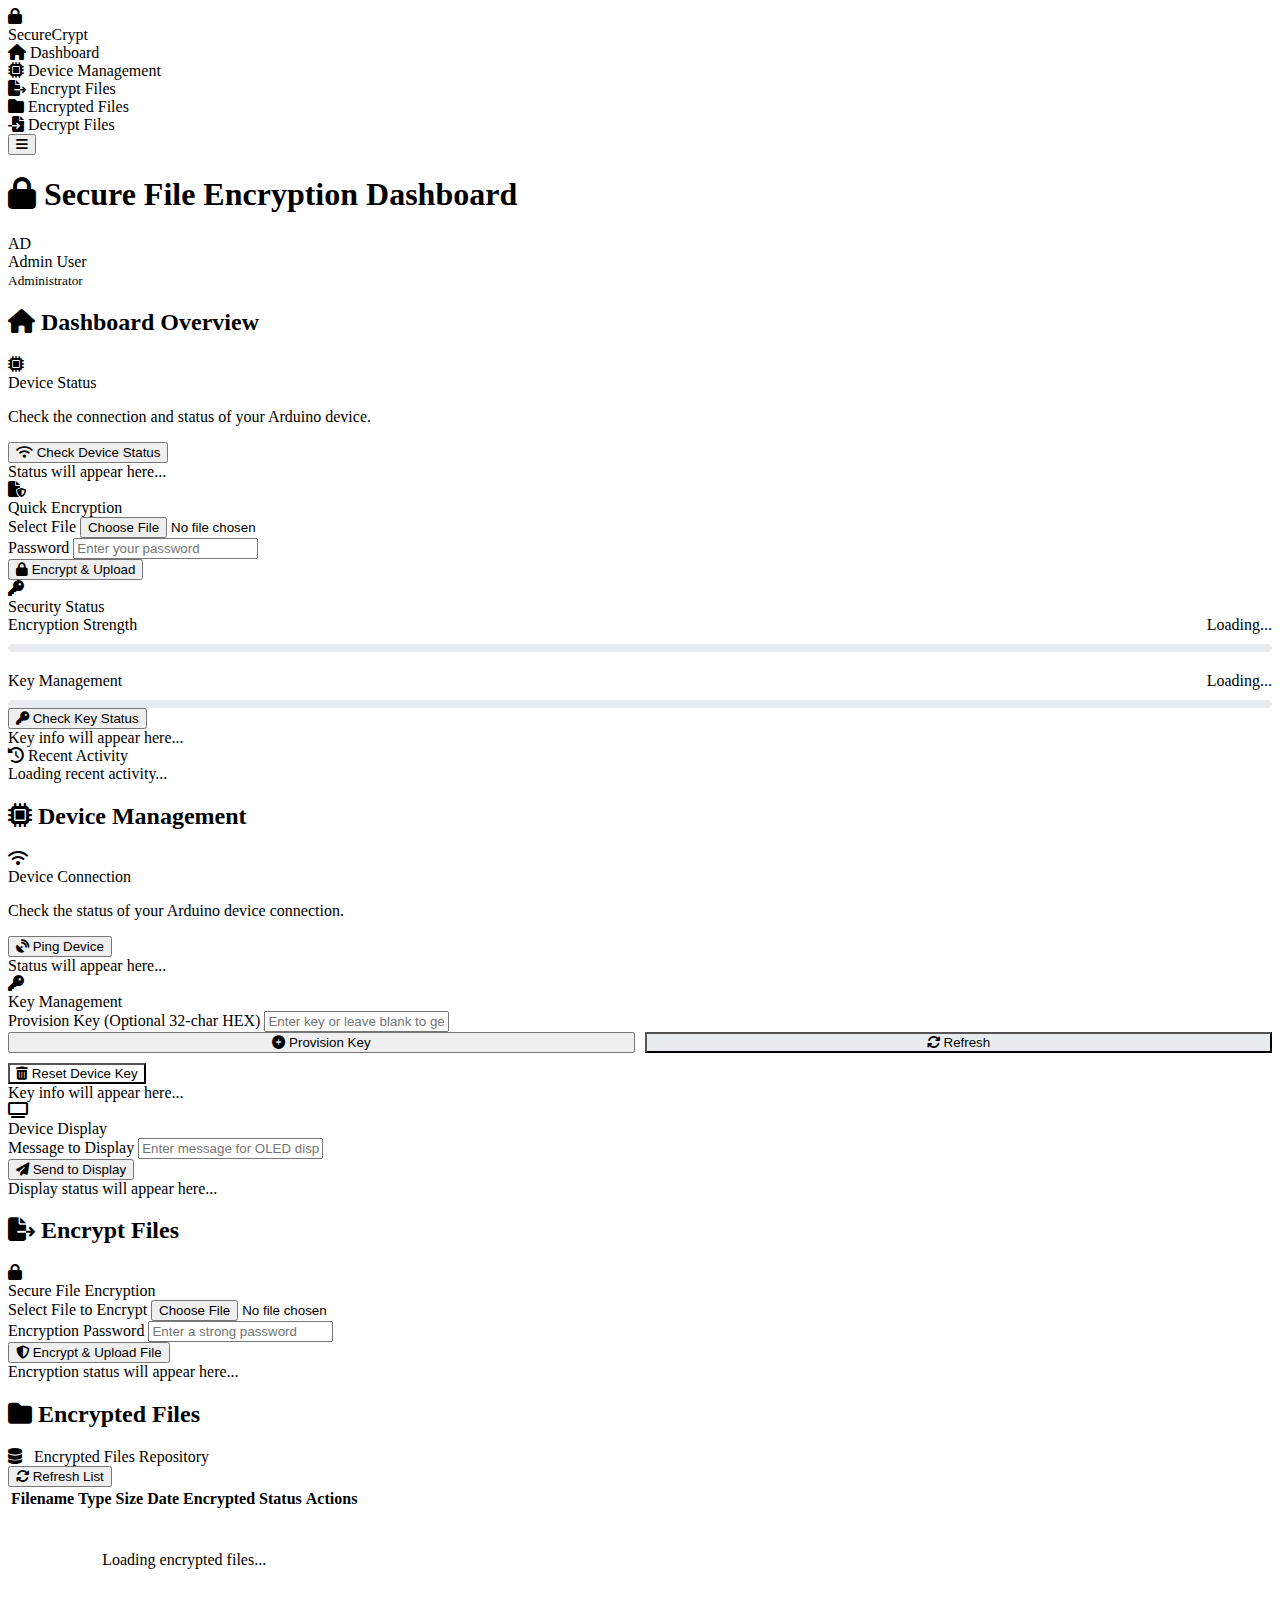
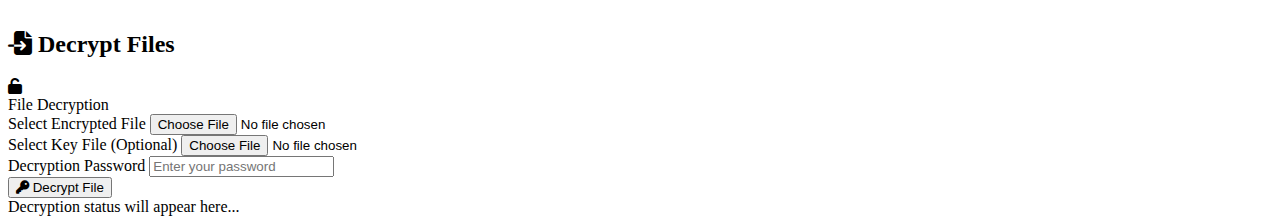
<file: AES_File_Encryption/src/main/resources/templates/index.html>
<!DOCTYPE html>
<html xmlns:th="http://www.thymeleaf.org" lang="en">
<head>
    <meta charset="UTF-8">
    <meta name="viewport" content="width=device-width, initial-scale=1.0">
    <title> Dashboard</title>
    <link rel="stylesheet" href="https://cdnjs.cloudflare.com/ajax/libs/font-awesome/6.4.0/css/all.min.css">
    <!-- Thymeleaf reference to CSS -->
    <link rel="stylesheet" th:href="@{/style.css}">
</head>
<body>
<div class="dashboard">
    <!-- Sidebar Navigation -->
    <div class="sidebar" id="sidebar">
        <div class="logo-container">
            <div class="logo">
                <i class="fas fa-lock"></i>
            </div>
            <div class="app-name">SecureCrypt</div>
        </div>

        <div class="nav-links">
            <div class="nav-item active" data-target="dashboard">
                <i class="fas fa-home"></i>
                <span>Dashboard</span>
            </div>
            <div class="nav-item" data-target="device">
                <i class="fas fa-microchip"></i>
                <span>Device Management</span>
            </div>
            <div class="nav-item" data-target="encrypt">
                <i class="fas fa-file-export"></i>
                <span>Encrypt Files</span>
            </div>
            <div class="nav-item" data-target="files">
                <i class="fas fa-folder"></i>
                <span>Encrypted Files</span>
            </div>
            <div class="nav-item" data-target="decrypt">
                <i class="fas fa-file-import"></i>
                <span>Decrypt Files</span>
            </div>
        </div>
    </div>

    <!-- Main Content -->
    <div class="main-content">
        <div class="header">
            <div>
                <button class="menu-toggle" id="menuToggle">
                    <i class="fas fa-bars"></i>
                </button>
                <h1><i class="fas fa-lock"></i> Secure File Encryption Dashboard</h1>
            </div>
            <div class="user-profile">
                <div class="user-avatar">AD</div>
                <div>
                    <div>Admin User</div>
                    <small>Administrator</small>
                </div>
            </div>
        </div>

        <!-- Dashboard Section -->
        <div class="content-section active" id="dashboard-section">
            <h2 class="section-title"><i class="fas fa-home"></i> Dashboard Overview</h2>

            <div class="cards-grid">
                <div class="card">
                    <div class="card-header">
                        <div class="card-icon">
                            <i class="fas fa-microchip"></i>
                        </div>
                        <div class="card-title">Device Status</div>
                    </div>
                    <div class="card-content">
                        <p>Check the connection and status of your Arduino device.</p>
                    </div>
                    <button class="btn btn-primary btn-block" onclick="pingDevice()">
                        <i class="fas fa-wifi"></i> Check Device Status
                    </button>
                    <div id="pingLog" class="log">Status will appear here...</div>
                    <div class="spinner" id="pingSpinner"></div>
                </div>

                <div class="card">
                    <div class="card-header">
                        <div class="card-icon">
                            <i class="fas fa-file-shield"></i>
                        </div>
                        <div class="card-title">Quick Encryption</div>
                    </div>
                    <div class="card-content">
                        <div class="form-group">
                            <label for="quickFile">Select File</label>
                            <input type="file" id="quickFile">
                        </div>
                        <div class="form-group">
                            <label for="quickPassword">Password</label>
                            <input type="password" id="quickPassword" placeholder="Enter your password">
                        </div>
                    </div>
                    <button class="btn btn-primary btn-block" onclick="uploadFile()">
                        <i class="fas fa-lock"></i> Encrypt & Upload
                    </button>
                    <div class="spinner" id="uploadSpinner"></div>
                </div>

                <div class="card">
                    <div class="card-header">
                        <div class="card-icon">
                            <i class="fas fa-key"></i>
                        </div>
                        <div class="card-title">Security Status</div>
                    </div>
                    <div class="card-content">
                        <div class="security-status">
                            <div style="display: flex; justify-content: space-between; margin-bottom: 10px;">
                                <span>Encryption Strength</span>
                                <span id="encryptionStrength">Loading...</span>
                            </div>
                            <div style="height: 8px; background: #e9ecef; border-radius: 4px; overflow: hidden;">
                                <div id="encryptionBar" style="width: 0; height: 100%; background: var(--primary);"></div>
                            </div>
                        </div>
                        <div class="security-status" style="margin-top: 20px;">
                            <div style="display: flex; justify-content: space-between; margin-bottom: 10px;">
                                <span>Key Management</span>
                                <span id="keyStatus">Loading...</span>
                            </div>
                            <div style="height: 8px; background: #e9ecef; border-radius: 4px; overflow: hidden;">
                                <div id="keyBar" style="width: 0; height: 100%; background: var(--success);"></div>
                            </div>
                        </div>
                    </div>
                    <button class="btn btn-primary btn-block" onclick="fetchKey()">
                        <i class="fas fa-key"></i> Check Key Status
                    </button>
                    <div id="keyLog" class="log">Key info will appear here...</div>
                    <div class="spinner" id="keySpinner"></div>
                </div>
            </div>

            <div class="section-title"><i class="fas fa-history"></i> Recent Activity</div>
            <div class="card">
                <div id="recentActivity" class="log">Loading recent activity...</div>
            </div>
        </div>

        <!-- Device Management Section -->
        <div class="content-section" id="device-section">
            <h2 class="section-title"><i class="fas fa-microchip"></i> Device Management</h2>

            <div class="cards-grid">
                <div class="card">
                    <div class="card-header">
                        <div class="card-icon">
                            <i class="fas fa-wifi"></i>
                        </div>
                        <div class="card-title">Device Connection</div>
                    </div>
                    <div class="card-content">
                        <p>Check the status of your Arduino device connection.</p>
                    </div>
                    <button class="btn btn-primary btn-block" onclick="pingDevice()">
                        <i class="fas fa-satellite-dish"></i> Ping Device
                    </button>
                    <div id="pingLogDevice" class="log">Status will appear here...</div>
                    <div class="spinner" id="pingDeviceSpinner"></div>
                </div>

                <div class="card">
                    <div class="card-header">
                        <div class="card-icon">
                            <i class="fas fa-key"></i>
                        </div>
                        <div class="card-title">Key Management</div>
                    </div>
                    <div class="card-content">
                        <div class="form-group">
                            <label for="provisionKey">Provision Key (Optional 32-char HEX)</label>
                            <input type="text" id="provisionKey" placeholder="Enter key or leave blank to generate">
                        </div>
                    </div>
                    <div style="display: flex; gap: 10px;">
                        <button class="btn btn-primary" style="flex: 1;" onclick="provisionKey()">
                            <i class="fas fa-plus-circle"></i> Provision Key
                        </button>
                        <button class="btn" style="flex: 1; background: #e9ecef;" onclick="fetchKey()">
                            <i class="fas fa-sync"></i> Refresh
                        </button>
                    </div>
                    <button class="btn btn-primary btn-block" style="background: var(--danger); margin-top: 10px;" onclick="resetKey()">
                        <i class="fas fa-trash-alt"></i> Reset Device Key
                    </button>
                    <div id="keyLogDevice" class="log">Key info will appear here...</div>
                    <div class="spinner" id="keyDeviceSpinner"></div>
                </div>

                <div class="card">
                    <div class="card-header">
                        <div class="card-icon">
                            <i class="fas fa-tv"></i>
                        </div>
                        <div class="card-title">Device Display</div>
                    </div>
                    <div class="card-content">
                        <div class="form-group">
                            <label for="oledMessage">Message to Display</label>
                            <input type="text" id="oledMessage" placeholder="Enter message for OLED display">
                        </div>
                    </div>
                    <button class="btn btn-primary btn-block" onclick="displayMessage()">
                        <i class="fas fa-paper-plane"></i> Send to Display
                    </button>
                    <div id="oledLog" class="log">Display status will appear here...</div>
                    <div class="spinner" id="displaySpinner"></div>
                </div>
            </div>
        </div>

        <!-- Encrypt Files Section -->
        <div class="content-section" id="encrypt-section">
            <h2 class="section-title"><i class="fas fa-file-export"></i> Encrypt Files</h2>

            <div class="card">
                <div class="card-header">
                    <div class="card-icon">
                        <i class="fas fa-lock"></i>
                    </div>
                    <div class="card-title">Secure File Encryption</div>
                </div>
                <div class="card-content">
                    <div class="form-group">
                        <label for="uploadFile">Select File to Encrypt</label>
                        <input type="file" id="uploadFile">
                    </div>
                    <div class="form-group">
                        <label for="uploadPassword">Encryption Password</label>
                        <input type="password" id="uploadPassword" placeholder="Enter a strong password">
                    </div>
                </div>
                <button class="btn btn-primary btn-block" onclick="uploadFile()">
                    <i class="fas fa-shield-alt"></i> Encrypt & Upload File
                </button>
                <div id="uploadLog" class="log">Encryption status will appear here...</div>
                <div class="spinner" id="encryptSpinner"></div>
            </div>
        </div>

        <!-- Encrypted Files Section -->
        <div class="content-section" id="files-section">
            <h2 class="section-title"><i class="fas fa-folder"></i> Encrypted Files</h2>

            <div class="card">
                <div class="card-header" style="justify-content: space-between;">
                    <div style="display: flex; align-items: center; gap: 12px;">
                        <div class="card-icon">
                            <i class="fas fa-database"></i>
                        </div>
                        <div class="card-title">Encrypted Files Repository</div>
                    </div>
                    <button class="btn btn-primary" onclick="listFiles()">
                        <i class="fas fa-sync"></i> Refresh List
                    </button>
                </div>

                <div class="table-responsive">
                    <table class="files-table">
                        <thead>
                        <tr>
                            <th>Filename</th>
                            <th>Type</th>
                            <th>Size</th>
                            <th>Date Encrypted</th>
                            <th>Status</th>
                            <th>Actions</th>
                        </tr>
                        </thead>
                        <tbody id="filesTableBody">
                        <tr>
                            <td colspan="6" style="text-align: center; padding: 40px 0;">
                                Loading encrypted files...
                            </td>
                        </tr>
                        </tbody>
                    </table>
                </div>

                <div id="filesLog" class="log" style="margin-top: 20px;"></div>
                <div class="spinner" id="filesSpinner"></div>
            </div>
        </div>

        <!-- Decrypt Files Section -->
        <div class="content-section" id="decrypt-section">
            <h2 class="section-title"><i class="fas fa-file-import"></i> Decrypt Files</h2>

            <div class="card">
                <div class="card-header">
                    <div class="card-icon">
                        <i class="fas fa-unlock"></i>
                    </div>
                    <div class="card-title">File Decryption</div>
                </div>
                <div class="card-content">
                    <div class="form-group">
                        <label for="decryptFile">Select Encrypted File</label>
                        <input type="file" id="decryptFile">
                    </div>
                    <div class="form-group">
                        <label for="keyFile">Select Key File (Optional)</label>
                        <input type="file" id="keyFile">
                    </div>
                    <div class="form-group">
                        <label for="decryptPassword">Decryption Password</label>
                        <input type="password" id="decryptPassword" placeholder="Enter your password">
                    </div>
                </div>
                <button class="btn btn-primary btn-block" onclick="decryptFile()">
                    <i class="fas fa-key"></i> Decrypt File
                </button>
                <div id="decryptLog" class="log">Decryption status will appear here...</div>
                <div class="spinner" id="decryptSpinner"></div>
            </div>
        </div>
    </div>
</div>

<!-- Decrypt Modal -->
<div class="modal" id="decryptModal" style="display: none; position: fixed; top: 0; left: 0; width: 100%; height: 100%; background: rgba(0,0,0,0.5); z-index: 1000; align-items: center; justify-content: center;">
    <div class="card" style="width: 500px; max-width: 90%;">
        <div class="card-header" style="justify-content: space-between;">
            <div class="card-title">Decrypt File: <span id="decryptFileName">filename.enc</span></div>
            <button onclick="document.getElementById('decryptModal').style.display = 'none'" style="background: none; border: none; font-size: 20px; cursor: pointer;">&times;</button>
        </div>
        <div class="card-content">
            <div class="form-group">
                <label for="modalKeyFile">Key File (Optional)</label>
                <input type="file" id="modalKeyFile">
            </div>
            <div class="form-group">
                <label for="modalPassword">Password</label>
                <input type="password" id="modalPassword" placeholder="Enter decryption password">
            </div>
        </div>
        <div style="display: flex; gap: 10px;">
            <button class="btn" style="flex: 1; background: #e9ecef;" onclick="document.getElementById('decryptModal').style.display = 'none'">
                Cancel
            </button>
            <button class="btn btn-primary" style="flex: 1;" onclick="decryptSelectedFile()">
                <i class="fas fa-unlock"></i> Decrypt
            </button>
        </div>
        <div class="spinner" id="modalSpinner" style="margin: 20px auto;"></div>
    </div>
</div>
<!-- JavaScript reference -->
<script th:src="@{/custom.js}"></script>
</body>
</html>
</file>
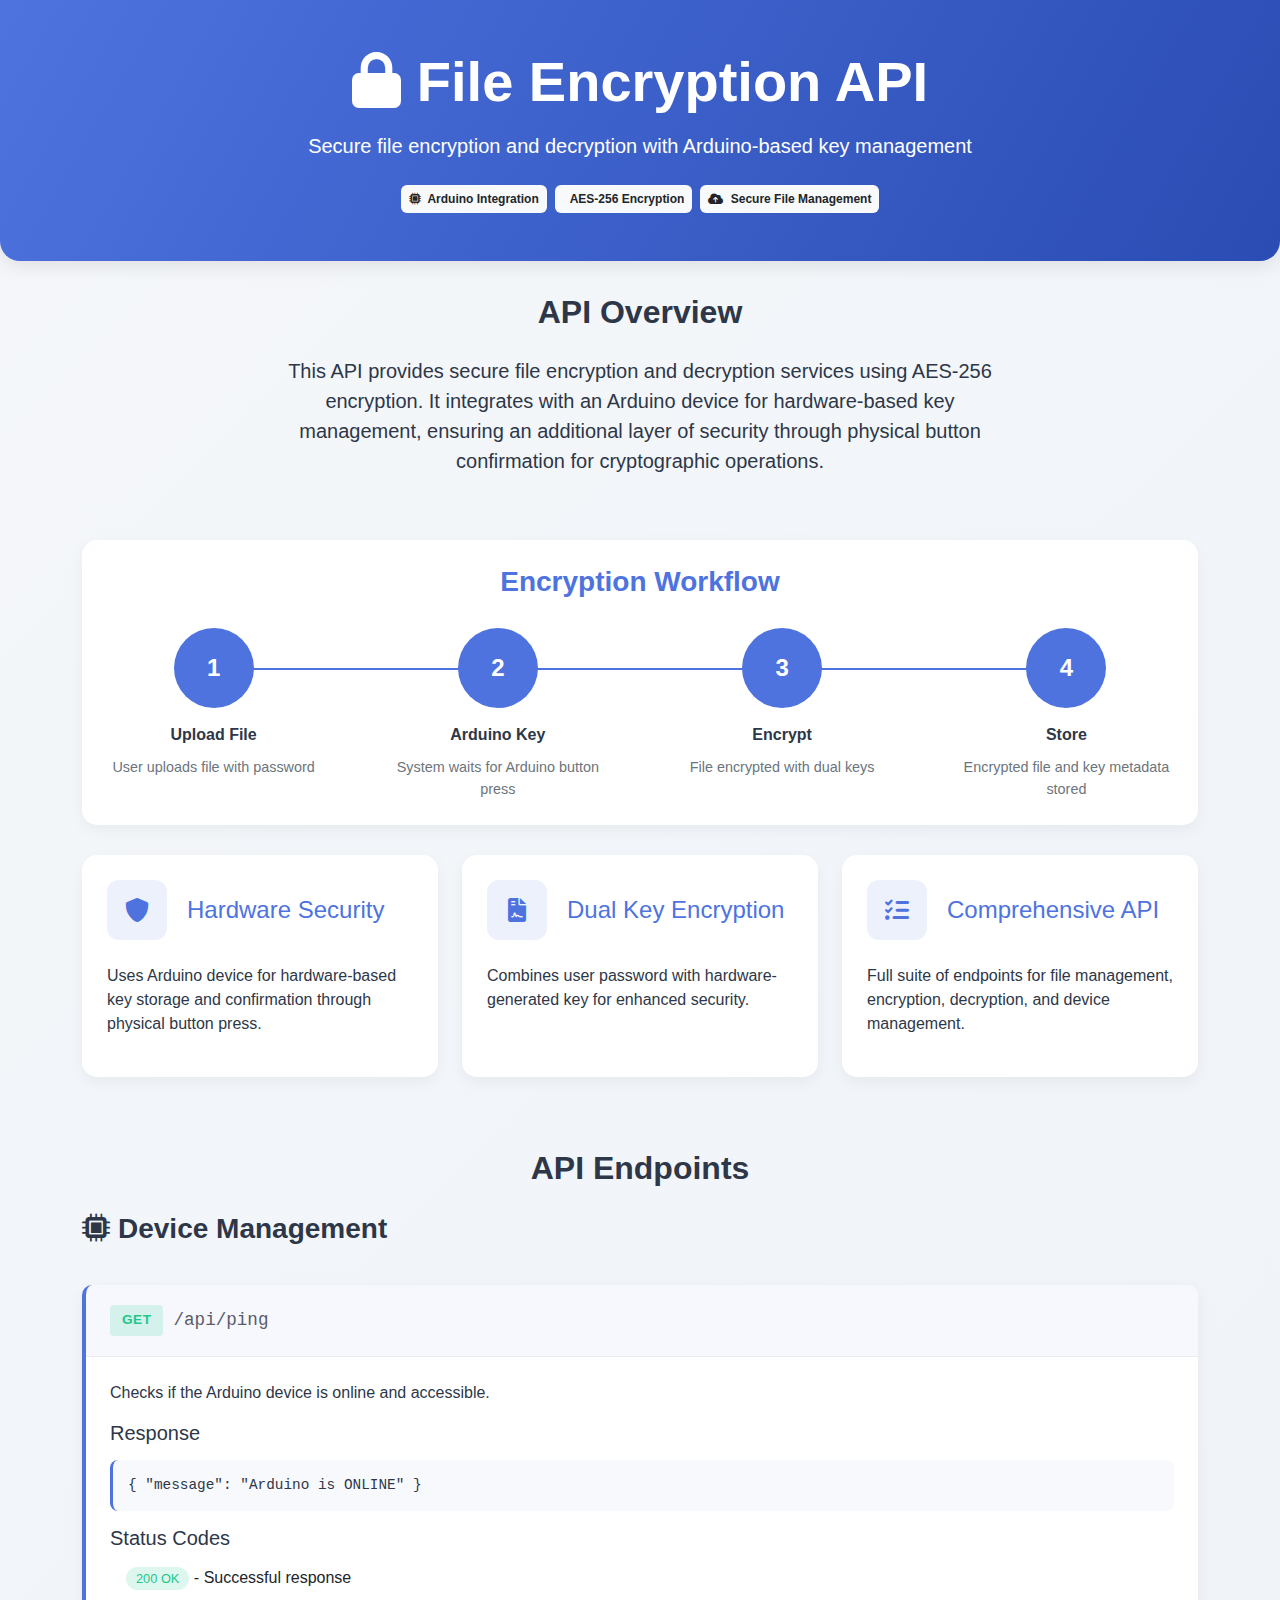
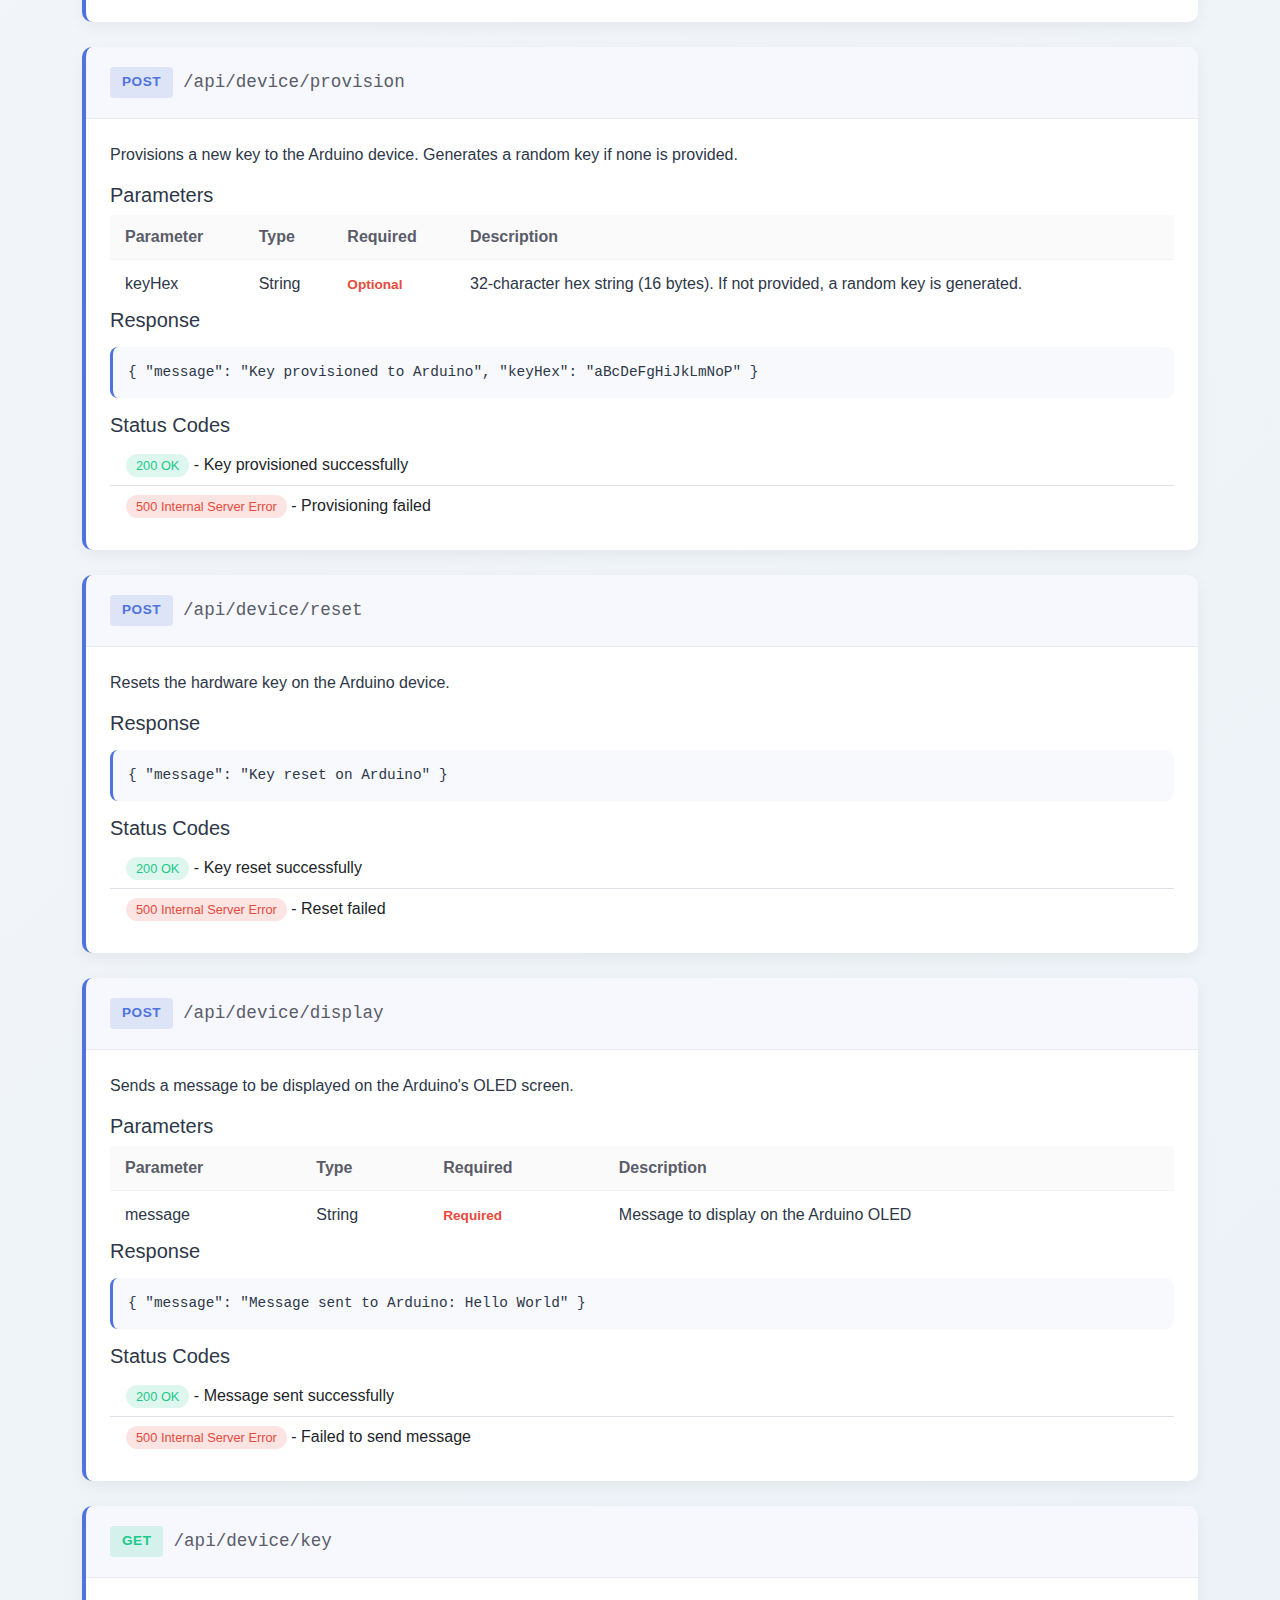
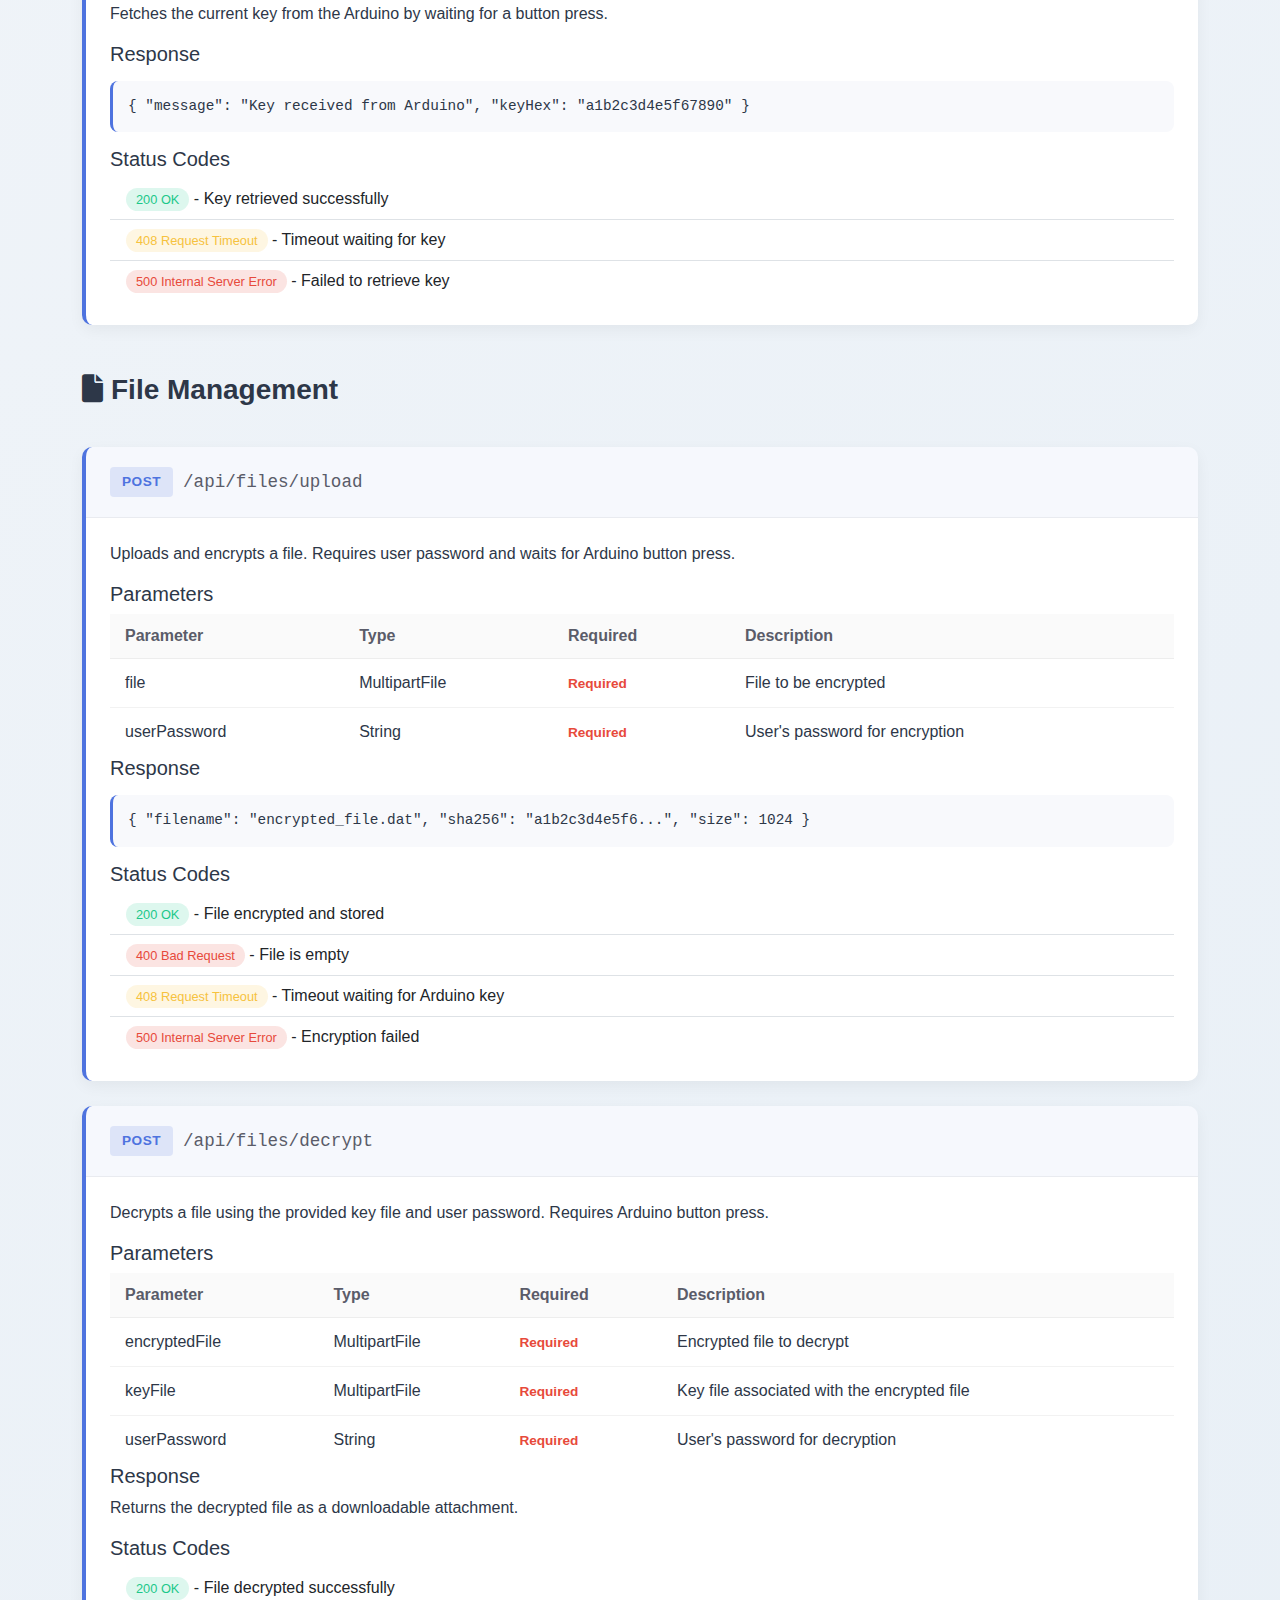
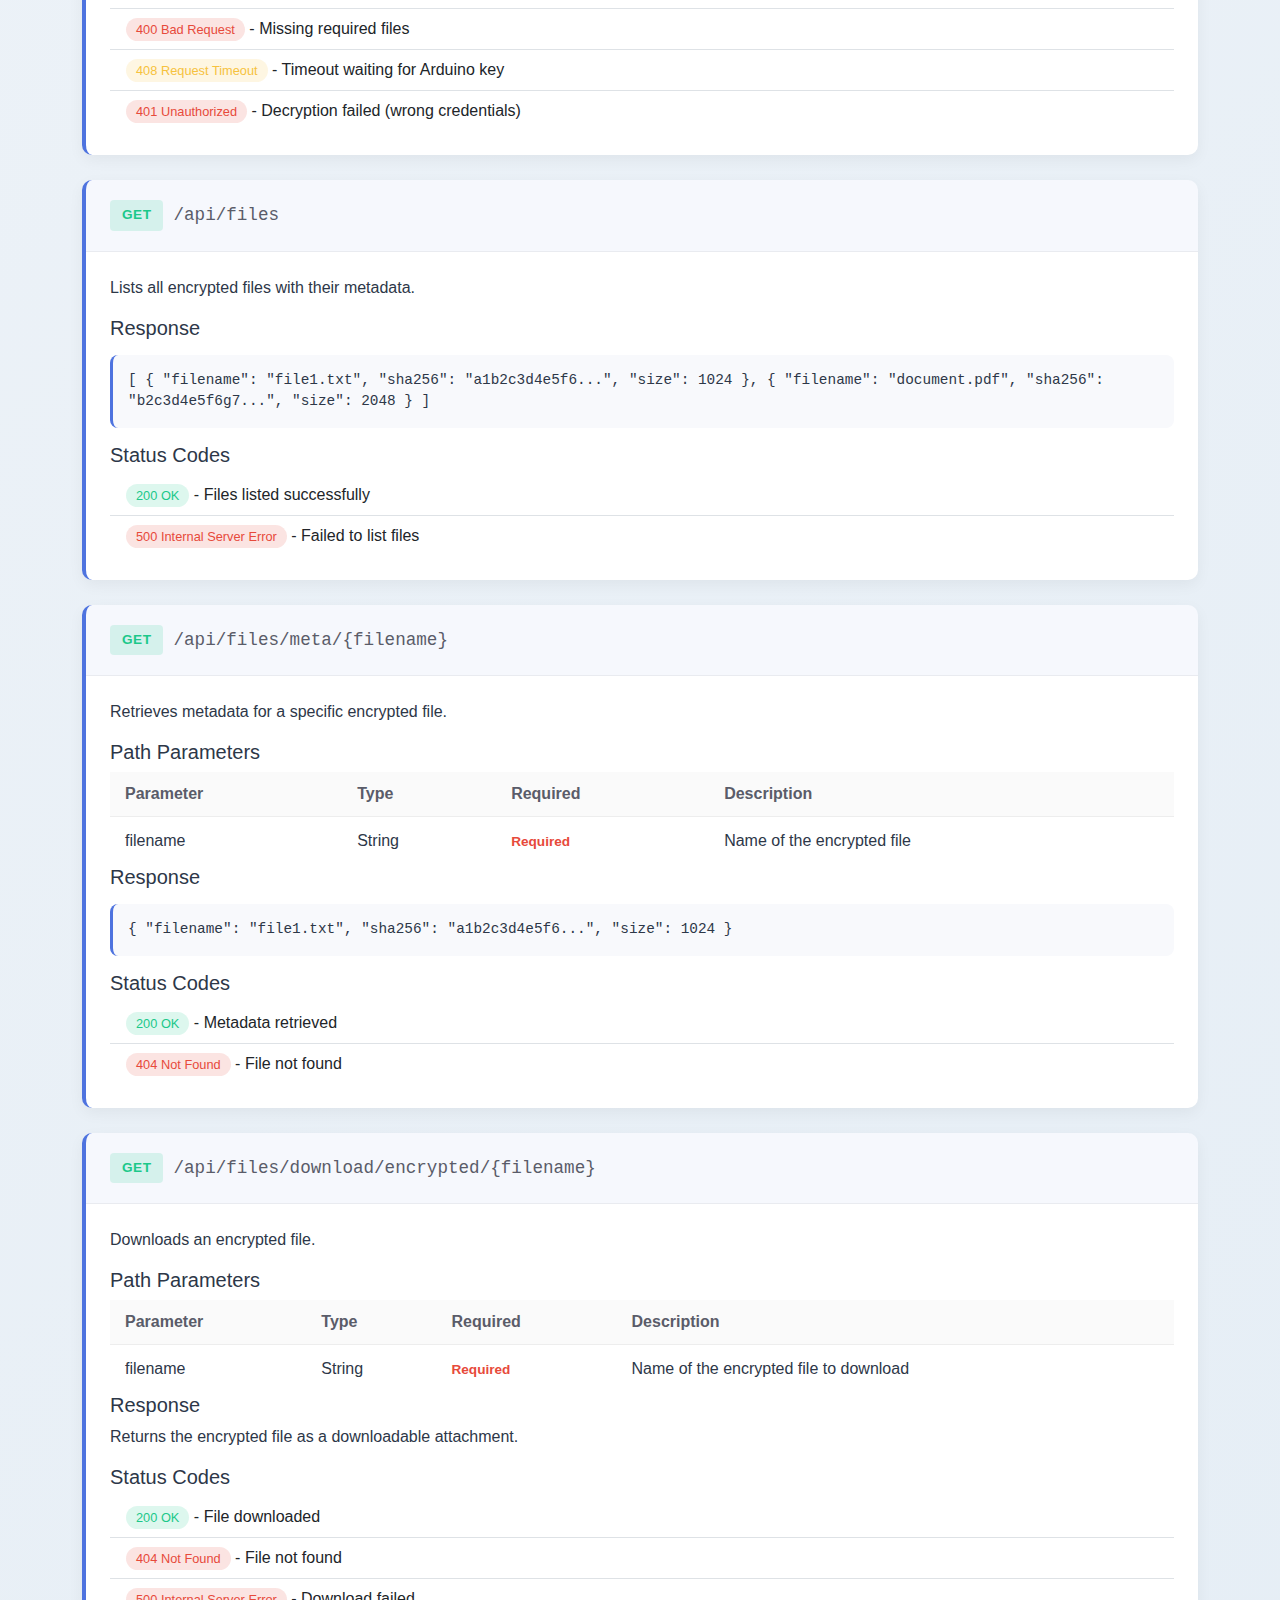
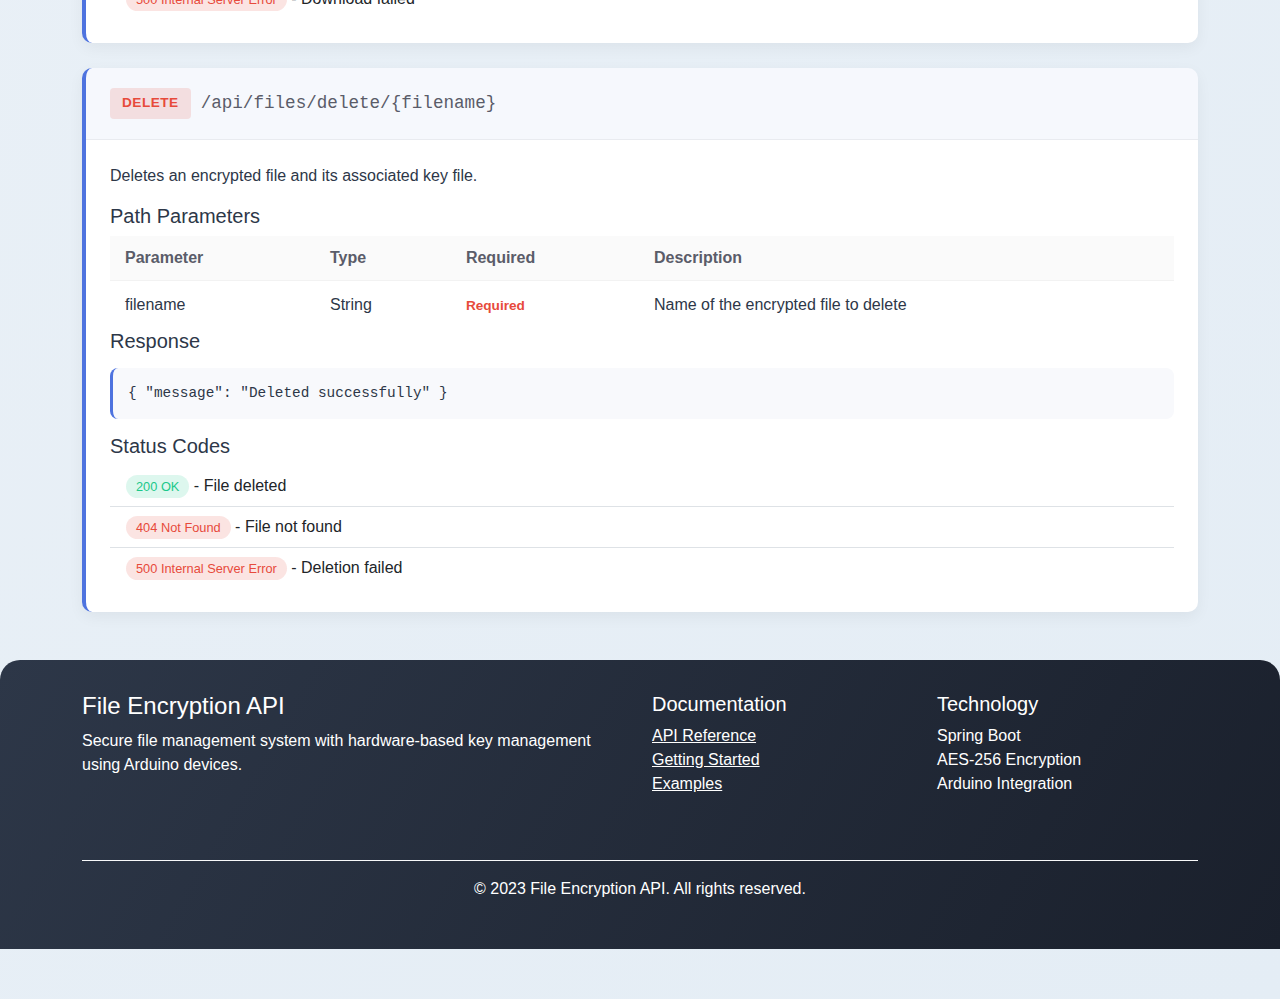
<file: AES_File_Encryption/src/main/resources/templates/info.html>
<!DOCTYPE html>
<html lang="en">
<head>
  <meta charset="UTF-8">
  <meta name="viewport" content="width=device-width, initial-scale=1.0">
  <title>File Encryption API Documentation</title>
  <link href="https://cdn.jsdelivr.net/npm/bootstrap@5.3.0-alpha1/dist/css/bootstrap.min.css" rel="stylesheet">
  <link rel="stylesheet" href="https://cdnjs.cloudflare.com/ajax/libs/font-awesome/6.0.0/css/all.min.css">
  <style>
    :root {
      --primary: #4e73df;
      --secondary: #6c757d;
      --success: #1cc88a;
      --danger: #e74a3b;
      --warning: #f6c23e;
      --info: #36b9cc;
      --dark: #5a5c69;
      --light: #f8f9fc;
    }

    body {
      background: linear-gradient(135deg, #f5f7fa 0%, #e4edf5 100%);
      font-family: 'Segoe UI', Tahoma, Geneva, Verdana, sans-serif;
      color: #2d3748;
      padding-bottom: 50px;
    }

    .header {
      background: linear-gradient(120deg, var(--primary), #2a4cb3);
      color: white;
      padding: 3rem 0;
      margin-bottom: 2rem;
      border-radius: 0 0 20px 20px;
      box-shadow: 0 4px 20px rgba(0,0,0,0.1);
    }

    .api-card {
      background: white;
      border-radius: 10px;
      box-shadow: 0 5px 15px rgba(0,0,0,0.05);
      margin-bottom: 25px;
      transition: all 0.3s ease;
      border-left: 4px solid var(--primary);
      overflow: hidden;
    }

    .api-card:hover {
      transform: translateY(-5px);
      box-shadow: 0 8px 25px rgba(0,0,0,0.1);
    }

    .api-card-header {
      background-color: rgba(78, 115, 223, 0.05);
      padding: 1.25rem 1.5rem;
      border-bottom: 1px solid rgba(0,0,0,0.05);
    }

    .method-badge {
      font-weight: 600;
      padding: 5px 12px;
      border-radius: 4px;
      font-size: 0.85rem;
      text-transform: uppercase;
      letter-spacing: 0.5px;
    }

    .get-badge { background-color: rgba(28, 200, 138, 0.15); color: var(--success); }
    .post-badge { background-color: rgba(78, 115, 223, 0.15); color: var(--primary); }
    .delete-badge { background-color: rgba(231, 74, 59, 0.15); color: var(--danger); }

    .path {
      font-family: 'Courier New', monospace;
      font-size: 1.1rem;
      font-weight: 500;
      color: var(--dark);
      margin: 0 10px;
    }

    .api-card-body {
      padding: 1.5rem;
    }

    .param-table {
      width: 100%;
      border-collapse: collapse;
    }

    .param-table th {
      background-color: rgba(0,0,0,0.02);
      text-align: left;
      padding: 10px 15px;
      font-weight: 600;
      color: var(--dark);
      border-bottom: 1px solid rgba(0,0,0,0.05);
    }

    .param-table td {
      padding: 12px 15px;
      border-bottom: 1px solid rgba(0,0,0,0.05);
    }

    .param-table tr:last-child td {
      border-bottom: none;
    }

    .required {
      color: var(--danger);
      font-weight: 600;
      font-size: 0.85rem;
    }

    .response-box {
      background: #f8f9fc;
      border-radius: 8px;
      padding: 15px;
      font-family: 'Courier New', monospace;
      font-size: 0.9rem;
      border-left: 3px solid var(--primary);
      margin: 15px 0;
      max-height: 200px;
      overflow-y: auto;
    }

    .nav-tabs .nav-link {
      color: var(--dark);
      font-weight: 500;
      border: none;
      padding: 12px 20px;
    }

    .nav-tabs .nav-link.active {
      color: var(--primary);
      border-bottom: 3px solid var(--primary);
      background: transparent;
    }

    .feature-icon {
      background: rgba(78, 115, 223, 0.1);
      width: 60px;
      height: 60px;
      border-radius: 12px;
      display: flex;
      align-items: center;
      justify-content: center;
      margin-right: 20px;
      color: var(--primary);
      font-size: 1.5rem;
    }

    .feature-card {
      background: white;
      border-radius: 15px;
      padding: 25px;
      height: 100%;
      box-shadow: 0 5px 15px rgba(0,0,0,0.05);
      transition: all 0.3s ease;
    }

    .feature-card:hover {
      transform: translateY(-5px);
      box-shadow: 0 10px 25px rgba(0,0,0,0.08);
    }

    .feature-card h4 {
      color: var(--primary);
      margin-bottom: 15px;
    }

    .status-badge {
      padding: 4px 10px;
      border-radius: 30px;
      font-size: 0.8rem;
      font-weight: 500;
    }

    .success-status { background: rgba(28, 200, 138, 0.15); color: var(--success); }
    .error-status { background: rgba(231, 74, 59, 0.15); color: var(--danger); }
    .warning-status { background: rgba(246, 194, 62, 0.15); color: var(--warning); }

    .diagram-container {
      background: white;
      border-radius: 15px;
      padding: 25px;
      box-shadow: 0 5px 15px rgba(0,0,0,0.05);
      margin: 30px 0;
    }

    .diagram-title {
      text-align: center;
      margin-bottom: 30px;
      color: var(--primary);
      font-weight: 600;
    }

    .diagram-steps {
      display: flex;
      justify-content: space-between;
      position: relative;
    }

    .diagram-steps:before {
      content: '';
      position: absolute;
      top: 40px;
      left: 10%;
      width: 80%;
      height: 2px;
      background: var(--primary);
      z-index: 1;
    }

    .step {
      text-align: center;
      width: 20%;
      z-index: 2;
    }

    .step-circle {
      width: 80px;
      height: 80px;
      border-radius: 50%;
      background: var(--primary);
      color: white;
      display: flex;
      align-items: center;
      justify-content: center;
      margin: 0 auto 15px;
      font-size: 1.5rem;
      font-weight: 600;
    }

    .step-title {
      font-weight: 600;
      margin-bottom: 10px;
    }

    .step-description {
      font-size: 0.9rem;
      color: var(--secondary);
    }

    footer {
      background: linear-gradient(120deg, #2d3748, #1a202c);
      color: white;
      padding: 2rem 0;
      margin-top: 50px;
      border-radius: 20px 20px 0 0;
    }

    .scroll-top {
      position: fixed;
      bottom: 20px;
      right: 20px;
      width: 50px;
      height: 50px;
      border-radius: 50%;
      background: var(--primary);
      color: white;
      display: flex;
      align-items: center;
      justify-content: center;
      font-size: 1.2rem;
      box-shadow: 0 5px 15px rgba(0,0,0,0.2);
      cursor: pointer;
      z-index: 1000;
      opacity: 0;
      transition: all 0.3s ease;
    }

    .scroll-top.show {
      opacity: 1;
    }
  </style>
</head>
<body>
<!-- Scroll to top button -->
<div class="scroll-top">
  <i class="fas fa-arrow-up"></i>
</div>

<!-- Header -->
<header class="header text-center">
  <div class="container">
    <h1 class="display-4 fw-bold mb-3"><i class="fas fa-lock me-3"></i>File Encryption API</h1>
    <p class="lead mb-4">Secure file encryption and decryption with Arduino-based key management</p>
    <div class="d-flex justify-content-center">
      <span class="badge bg-light text-dark me-2 p-2"><i class="fas fa-microchip me-1"></i> Arduino Integration</span>
      <span class="badge bg-light text-dark me-2 p-2"><i class="fas fa-file-shield me-1"></i> AES-256 Encryption</span>
      <span class="badge bg-light text-dark p-2"><i class="fas fa-cloud-upload-alt me-1"></i> Secure File Management</span>
    </div>
  </div>
</header>

<div class="container">
  <!-- Overview Section -->
  <div class="row mb-5">
    <div class="col-lg-8 mx-auto text-center">
      <h2 class="fw-bold mb-4">API Overview</h2>
      <p class="lead">This API provides secure file encryption and decryption services using AES-256 encryption. It integrates with an Arduino device for hardware-based key management, ensuring an additional layer of security through physical button confirmation for cryptographic operations.</p>
    </div>
  </div>

  <!-- Workflow Diagram -->
  <div class="diagram-container">
    <h3 class="diagram-title">Encryption Workflow</h3>
    <div class="diagram-steps">
      <div class="step">
        <div class="step-circle">1</div>
        <div class="step-title">Upload File</div>
        <div class="step-description">User uploads file with password</div>
      </div>
      <div class="step">
        <div class="step-circle">2</div>
        <div class="step-title">Arduino Key</div>
        <div class="step-description">System waits for Arduino button press</div>
      </div>
      <div class="step">
        <div class="step-circle">3</div>
        <div class="step-title">Encrypt</div>
        <div class="step-description">File encrypted with dual keys</div>
      </div>
      <div class="step">
        <div class="step-circle">4</div>
        <div class="step-title">Store</div>
        <div class="step-description">Encrypted file and key metadata stored</div>
      </div>
    </div>
  </div>

  <!-- Features -->
  <div class="row mb-5">
    <div class="col-md-4 mb-4">
      <div class="feature-card">
        <div class="d-flex align-items-center mb-4">
          <div class="feature-icon">
            <i class="fas fa-shield-alt"></i>
          </div>
          <div>
            <h4 class="mb-0">Hardware Security</h4>
          </div>
        </div>
        <p>Uses Arduino device for hardware-based key storage and confirmation through physical button press.</p>
      </div>
    </div>
    <div class="col-md-4 mb-4">
      <div class="feature-card">
        <div class="d-flex align-items-center mb-4">
          <div class="feature-icon">
            <i class="fas fa-file-contract"></i>
          </div>
          <div>
            <h4 class="mb-0">Dual Key Encryption</h4>
          </div>
        </div>
        <p>Combines user password with hardware-generated key for enhanced security.</p>
      </div>
    </div>
    <div class="col-md-4 mb-4">
      <div class="feature-card">
        <div class="d-flex align-items-center mb-4">
          <div class="feature-icon">
            <i class="fas fa-tasks"></i>
          </div>
          <div>
            <h4 class="mb-0">Comprehensive API</h4>
          </div>
        </div>
        <p>Full suite of endpoints for file management, encryption, decryption, and device management.</p>
      </div>
    </div>
  </div>

  <!-- API Endpoints -->
  <h2 class="fw-bold mb-4 text-center">API Endpoints</h2>

  <!-- Device Management -->
  <div class="row mb-4">
    <div class="col-12">
      <h3 class="fw-bold mb-3"><i class="fas fa-microchip me-2"></i>Device Management</h3>
    </div>
  </div>

  <!-- Ping -->
  <div class="api-card">
    <div class="api-card-header d-flex align-items-center">
      <span class="method-badge get-badge">GET</span>
      <span class="path">/api/ping</span>
    </div>
    <div class="api-card-body">
      <p>Checks if the Arduino device is online and accessible.</p>

      <h5>Response</h5>
      <div class="response-box">
        {
        "message": "Arduino is ONLINE"
        }
      </div>

      <h5>Status Codes</h5>
      <ul class="list-group list-group-flush">
        <li class="list-group-item d-flex justify-content-between align-items-center">
          <span><span class="success-status status-badge">200 OK</span> - Successful response</span>
        </li>
      </ul>
    </div>
  </div>

  <!-- Provision -->
  <div class="api-card">
    <div class="api-card-header d-flex align-items-center">
      <span class="method-badge post-badge">POST</span>
      <span class="path">/api/device/provision</span>
    </div>
    <div class="api-card-body">
      <p>Provisions a new key to the Arduino device. Generates a random key if none is provided.</p>

      <h5>Parameters</h5>
      <table class="param-table">
        <thead>
        <tr>
          <th>Parameter</th>
          <th>Type</th>
          <th>Required</th>
          <th>Description</th>
        </tr>
        </thead>
        <tbody>
        <tr>
          <td>keyHex</td>
          <td>String</td>
          <td><span class="required">Optional</span></td>
          <td>32-character hex string (16 bytes). If not provided, a random key is generated.</td>
        </tr>
        </tbody>
      </table>

      <h5>Response</h5>
      <div class="response-box">
        {
        "message": "Key provisioned to Arduino",
        "keyHex": "aBcDeFgHiJkLmNoP"
        }
      </div>

      <h5>Status Codes</h5>
      <ul class="list-group list-group-flush">
        <li class="list-group-item d-flex justify-content-between align-items-center">
          <span><span class="success-status status-badge">200 OK</span> - Key provisioned successfully</span>
        </li>
        <li class="list-group-item d-flex justify-content-between align-items-center">
          <span><span class="error-status status-badge">500 Internal Server Error</span> - Provisioning failed</span>
        </li>
      </ul>
    </div>
  </div>

  <!-- Reset -->
  <div class="api-card">
    <div class="api-card-header d-flex align-items-center">
      <span class="method-badge post-badge">POST</span>
      <span class="path">/api/device/reset</span>
    </div>
    <div class="api-card-body">
      <p>Resets the hardware key on the Arduino device.</p>

      <h5>Response</h5>
      <div class="response-box">
        {
        "message": "Key reset on Arduino"
        }
      </div>

      <h5>Status Codes</h5>
      <ul class="list-group list-group-flush">
        <li class="list-group-item d-flex justify-content-between align-items-center">
          <span><span class="success-status status-badge">200 OK</span> - Key reset successfully</span>
        </li>
        <li class="list-group-item d-flex justify-content-between align-items-center">
          <span><span class="error-status status-badge">500 Internal Server Error</span> - Reset failed</span>
        </li>
      </ul>
    </div>
  </div>

  <!-- Display -->
  <div class="api-card">
    <div class="api-card-header d-flex align-items-center">
      <span class="method-badge post-badge">POST</span>
      <span class="path">/api/device/display</span>
    </div>
    <div class="api-card-body">
      <p>Sends a message to be displayed on the Arduino's OLED screen.</p>

      <h5>Parameters</h5>
      <table class="param-table">
        <thead>
        <tr>
          <th>Parameter</th>
          <th>Type</th>
          <th>Required</th>
          <th>Description</th>
        </tr>
        </thead>
        <tbody>
        <tr>
          <td>message</td>
          <td>String</td>
          <td><span class="required">Required</span></td>
          <td>Message to display on the Arduino OLED</td>
        </tr>
        </tbody>
      </table>

      <h5>Response</h5>
      <div class="response-box">
        {
        "message": "Message sent to Arduino: Hello World"
        }
      </div>

      <h5>Status Codes</h5>
      <ul class="list-group list-group-flush">
        <li class="list-group-item d-flex justify-content-between align-items-center">
          <span><span class="success-status status-badge">200 OK</span> - Message sent successfully</span>
        </li>
        <li class="list-group-item d-flex justify-content-between align-items-center">
          <span><span class="error-status status-badge">500 Internal Server Error</span> - Failed to send message</span>
        </li>
      </ul>
    </div>
  </div>

  <!-- Fetch Key -->
  <div class="api-card">
    <div class="api-card-header d-flex align-items-center">
      <span class="method-badge get-badge">GET</span>
      <span class="path">/api/device/key</span>
    </div>
    <div class="api-card-body">
      <p>Fetches the current key from the Arduino by waiting for a button press.</p>

      <h5>Response</h5>
      <div class="response-box">
        {
        "message": "Key received from Arduino",
        "keyHex": "a1b2c3d4e5f67890"
        }
      </div>

      <h5>Status Codes</h5>
      <ul class="list-group list-group-flush">
        <li class="list-group-item d-flex justify-content-between align-items-center">
          <span><span class="success-status status-badge">200 OK</span> - Key retrieved successfully</span>
        </li>
        <li class="list-group-item d-flex justify-content-between align-items-center">
          <span><span class="warning-status status-badge">408 Request Timeout</span> - Timeout waiting for key</span>
        </li>
        <li class="list-group-item d-flex justify-content-between align-items-center">
          <span><span class="error-status status-badge">500 Internal Server Error</span> - Failed to retrieve key</span>
        </li>
      </ul>
    </div>
  </div>

  <!-- File Management -->
  <div class="row mb-4 mt-5">
    <div class="col-12">
      <h3 class="fw-bold mb-3"><i class="fas fa-file me-2"></i>File Management</h3>
    </div>
  </div>

  <!-- Upload -->
  <div class="api-card">
    <div class="api-card-header d-flex align-items-center">
      <span class="method-badge post-badge">POST</span>
      <span class="path">/api/files/upload</span>
    </div>
    <div class="api-card-body">
      <p>Uploads and encrypts a file. Requires user password and waits for Arduino button press.</p>

      <h5>Parameters</h5>
      <table class="param-table">
        <thead>
        <tr>
          <th>Parameter</th>
          <th>Type</th>
          <th>Required</th>
          <th>Description</th>
        </tr>
        </thead>
        <tbody>
        <tr>
          <td>file</td>
          <td>MultipartFile</td>
          <td><span class="required">Required</span></td>
          <td>File to be encrypted</td>
        </tr>
        <tr>
          <td>userPassword</td>
          <td>String</td>
          <td><span class="required">Required</span></td>
          <td>User's password for encryption</td>
        </tr>
        </tbody>
      </table>

      <h5>Response</h5>
      <div class="response-box">
        {
        "filename": "encrypted_file.dat",
        "sha256": "a1b2c3d4e5f6...",
        "size": 1024
        }
      </div>

      <h5>Status Codes</h5>
      <ul class="list-group list-group-flush">
        <li class="list-group-item d-flex justify-content-between align-items-center">
          <span><span class="success-status status-badge">200 OK</span> - File encrypted and stored</span>
        </li>
        <li class="list-group-item d-flex justify-content-between align-items-center">
          <span><span class="error-status status-badge">400 Bad Request</span> - File is empty</span>
        </li>
        <li class="list-group-item d-flex justify-content-between align-items-center">
          <span><span class="warning-status status-badge">408 Request Timeout</span> - Timeout waiting for Arduino key</span>
        </li>
        <li class="list-group-item d-flex justify-content-between align-items-center">
          <span><span class="error-status status-badge">500 Internal Server Error</span> - Encryption failed</span>
        </li>
      </ul>
    </div>
  </div>

  <!-- Decrypt -->
  <div class="api-card">
    <div class="api-card-header d-flex align-items-center">
      <span class="method-badge post-badge">POST</span>
      <span class="path">/api/files/decrypt</span>
    </div>
    <div class="api-card-body">
      <p>Decrypts a file using the provided key file and user password. Requires Arduino button press.</p>

      <h5>Parameters</h5>
      <table class="param-table">
        <thead>
        <tr>
          <th>Parameter</th>
          <th>Type</th>
          <th>Required</th>
          <th>Description</th>
        </tr>
        </thead>
        <tbody>
        <tr>
          <td>encryptedFile</td>
          <td>MultipartFile</td>
          <td><span class="required">Required</span></td>
          <td>Encrypted file to decrypt</td>
        </tr>
        <tr>
          <td>keyFile</td>
          <td>MultipartFile</td>
          <td><span class="required">Required</span></td>
          <td>Key file associated with the encrypted file</td>
        </tr>
        <tr>
          <td>userPassword</td>
          <td>String</td>
          <td><span class="required">Required</span></td>
          <td>User's password for decryption</td>
        </tr>
        </tbody>
      </table>

      <h5>Response</h5>
      <p>Returns the decrypted file as a downloadable attachment.</p>

      <h5>Status Codes</h5>
      <ul class="list-group list-group-flush">
        <li class="list-group-item d-flex justify-content-between align-items-center">
          <span><span class="success-status status-badge">200 OK</span> - File decrypted successfully</span>
        </li>
        <li class="list-group-item d-flex justify-content-between align-items-center">
          <span><span class="error-status status-badge">400 Bad Request</span> - Missing required files</span>
        </li>
        <li class="list-group-item d-flex justify-content-between align-items-center">
          <span><span class="warning-status status-badge">408 Request Timeout</span> - Timeout waiting for Arduino key</span>
        </li>
        <li class="list-group-item d-flex justify-content-between align-items-center">
          <span><span class="error-status status-badge">401 Unauthorized</span> - Decryption failed (wrong credentials)</span>
        </li>
      </ul>
    </div>
  </div>

  <!-- List Files -->
  <div class="api-card">
    <div class="api-card-header d-flex align-items-center">
      <span class="method-badge get-badge">GET</span>
      <span class="path">/api/files</span>
    </div>
    <div class="api-card-body">
      <p>Lists all encrypted files with their metadata.</p>

      <h5>Response</h5>
      <div class="response-box">
        [
        {
        "filename": "file1.txt",
        "sha256": "a1b2c3d4e5f6...",
        "size": 1024
        },
        {
        "filename": "document.pdf",
        "sha256": "b2c3d4e5f6g7...",
        "size": 2048
        }
        ]
      </div>

      <h5>Status Codes</h5>
      <ul class="list-group list-group-flush">
        <li class="list-group-item d-flex justify-content-between align-items-center">
          <span><span class="success-status status-badge">200 OK</span> - Files listed successfully</span>
        </li>
        <li class="list-group-item d-flex justify-content-between align-items-center">
          <span><span class="error-status status-badge">500 Internal Server Error</span> - Failed to list files</span>
        </li>
      </ul>
    </div>
  </div>

  <!-- File Meta -->
  <div class="api-card">
    <div class="api-card-header d-flex align-items-center">
      <span class="method-badge get-badge">GET</span>
      <span class="path">/api/files/meta/{filename}</span>
    </div>
    <div class="api-card-body">
      <p>Retrieves metadata for a specific encrypted file.</p>

      <h5>Path Parameters</h5>
      <table class="param-table">
        <thead>
        <tr>
          <th>Parameter</th>
          <th>Type</th>
          <th>Required</th>
          <th>Description</th>
        </tr>
        </thead>
        <tbody>
        <tr>
          <td>filename</td>
          <td>String</td>
          <td><span class="required">Required</span></td>
          <td>Name of the encrypted file</td>
        </tr>
        </tbody>
      </table>

      <h5>Response</h5>
      <div class="response-box">
        {
        "filename": "file1.txt",
        "sha256": "a1b2c3d4e5f6...",
        "size": 1024
        }
      </div>

      <h5>Status Codes</h5>
      <ul class="list-group list-group-flush">
        <li class="list-group-item d-flex justify-content-between align-items-center">
          <span><span class="success-status status-badge">200 OK</span> - Metadata retrieved</span>
        </li>
        <li class="list-group-item d-flex justify-content-between align-items-center">
          <span><span class="error-status status-badge">404 Not Found</span> - File not found</span>
        </li>
      </ul>
    </div>
  </div>

  <!-- Download -->
  <div class="api-card">
    <div class="api-card-header d-flex align-items-center">
      <span class="method-badge get-badge">GET</span>
      <span class="path">/api/files/download/encrypted/{filename}</span>
    </div>
    <div class="api-card-body">
      <p>Downloads an encrypted file.</p>

      <h5>Path Parameters</h5>
      <table class="param-table">
        <thead>
        <tr>
          <th>Parameter</th>
          <th>Type</th>
          <th>Required</th>
          <th>Description</th>
        </tr>
        </thead>
        <tbody>
        <tr>
          <td>filename</td>
          <td>String</td>
          <td><span class="required">Required</span></td>
          <td>Name of the encrypted file to download</td>
        </tr>
        </tbody>
      </table>

      <h5>Response</h5>
      <p>Returns the encrypted file as a downloadable attachment.</p>

      <h5>Status Codes</h5>
      <ul class="list-group list-group-flush">
        <li class="list-group-item d-flex justify-content-between align-items-center">
          <span><span class="success-status status-badge">200 OK</span> - File downloaded</span>
        </li>
        <li class="list-group-item d-flex justify-content-between align-items-center">
          <span><span class="error-status status-badge">404 Not Found</span> - File not found</span>
        </li>
        <li class="list-group-item d-flex justify-content-between align-items-center">
          <span><span class="error-status status-badge">500 Internal Server Error</span> - Download failed</span>
        </li>
      </ul>
    </div>
  </div>

  <!-- Delete -->
  <div class="api-card">
    <div class="api-card-header d-flex align-items-center">
      <span class="method-badge delete-badge">DELETE</span>
      <span class="path">/api/files/delete/{filename}</span>
    </div>
    <div class="api-card-body">
      <p>Deletes an encrypted file and its associated key file.</p>

      <h5>Path Parameters</h5>
      <table class="param-table">
        <thead>
        <tr>
          <th>Parameter</th>
          <th>Type</th>
          <th>Required</th>
          <th>Description</th>
        </tr>
        </thead>
        <tbody>
        <tr>
          <td>filename</td>
          <td>String</td>
          <td><span class="required">Required</span></td>
          <td>Name of the encrypted file to delete</td>
        </tr>
        </tbody>
      </table>

      <h5>Response</h5>
      <div class="response-box">
        {
        "message": "Deleted successfully"
        }
      </div>

      <h5>Status Codes</h5>
      <ul class="list-group list-group-flush">
        <li class="list-group-item d-flex justify-content-between align-items-center">
          <span><span class="success-status status-badge">200 OK</span> - File deleted</span>
        </li>
        <li class="list-group-item d-flex justify-content-between align-items-center">
          <span><span class="error-status status-badge">404 Not Found</span> - File not found</span>
        </li>
        <li class="list-group-item d-flex justify-content-between align-items-center">
          <span><span class="error-status status-badge">500 Internal Server Error</span> - Deletion failed</span>
        </li>
      </ul>
    </div>
  </div>
</div>

<!-- Footer -->
<footer class="mt-5">
  <div class="container">
    <div class="row">
      <div class="col-md-6 mb-4">
        <h4>File Encryption API</h4>
        <p>Secure file management system with hardware-based key management using Arduino devices.</p>
      </div>
      <div class="col-md-3 mb-4">
        <h5>Documentation</h5>
        <ul class="list-unstyled">
          <li><a href="#" class="text-white">API Reference</a></li>
          <li><a href="#" class="text-white">Getting Started</a></li>
          <li><a href="#" class="text-white">Examples</a></li>
        </ul>
      </div>
      <div class="col-md-3 mb-4">
        <h5>Technology</h5>
        <ul class="list-unstyled">
          <li>Spring Boot</li>
          <li>AES-256 Encryption</li>
          <li>Arduino Integration</li>
        </ul>
      </div>
    </div>
    <div class="text-center mt-4 pt-3 border-top border-light">
      <p>&copy; 2023 File Encryption API. All rights reserved.</p>
    </div>
  </div>
</footer>

<script>
  // Scroll to top functionality
  const scrollTopButton = document.querySelector('.scroll-top');

  window.addEventListener('scroll', () => {
    if (window.pageYOffset > 300) {
      scrollTopButton.classList.add('show');
    } else {
      scrollTopButton.classList.remove('show');
    }
  });

  scrollTopButton.addEventListener('click', () => {
    window.scrollTo({
      top: 0,
      behavior: 'smooth'
    });
  });

  // Smooth scrolling for anchor links
  document.querySelectorAll('a[href^="#"]').forEach(anchor => {
    anchor.addEventListener('click', function (e) {
      e.preventDefault();
      document.querySelector(this.getAttribute('href')).scrollIntoView({
        behavior: 'smooth'
      });
    });
  });
</script>
</body>
</html>
</file>
